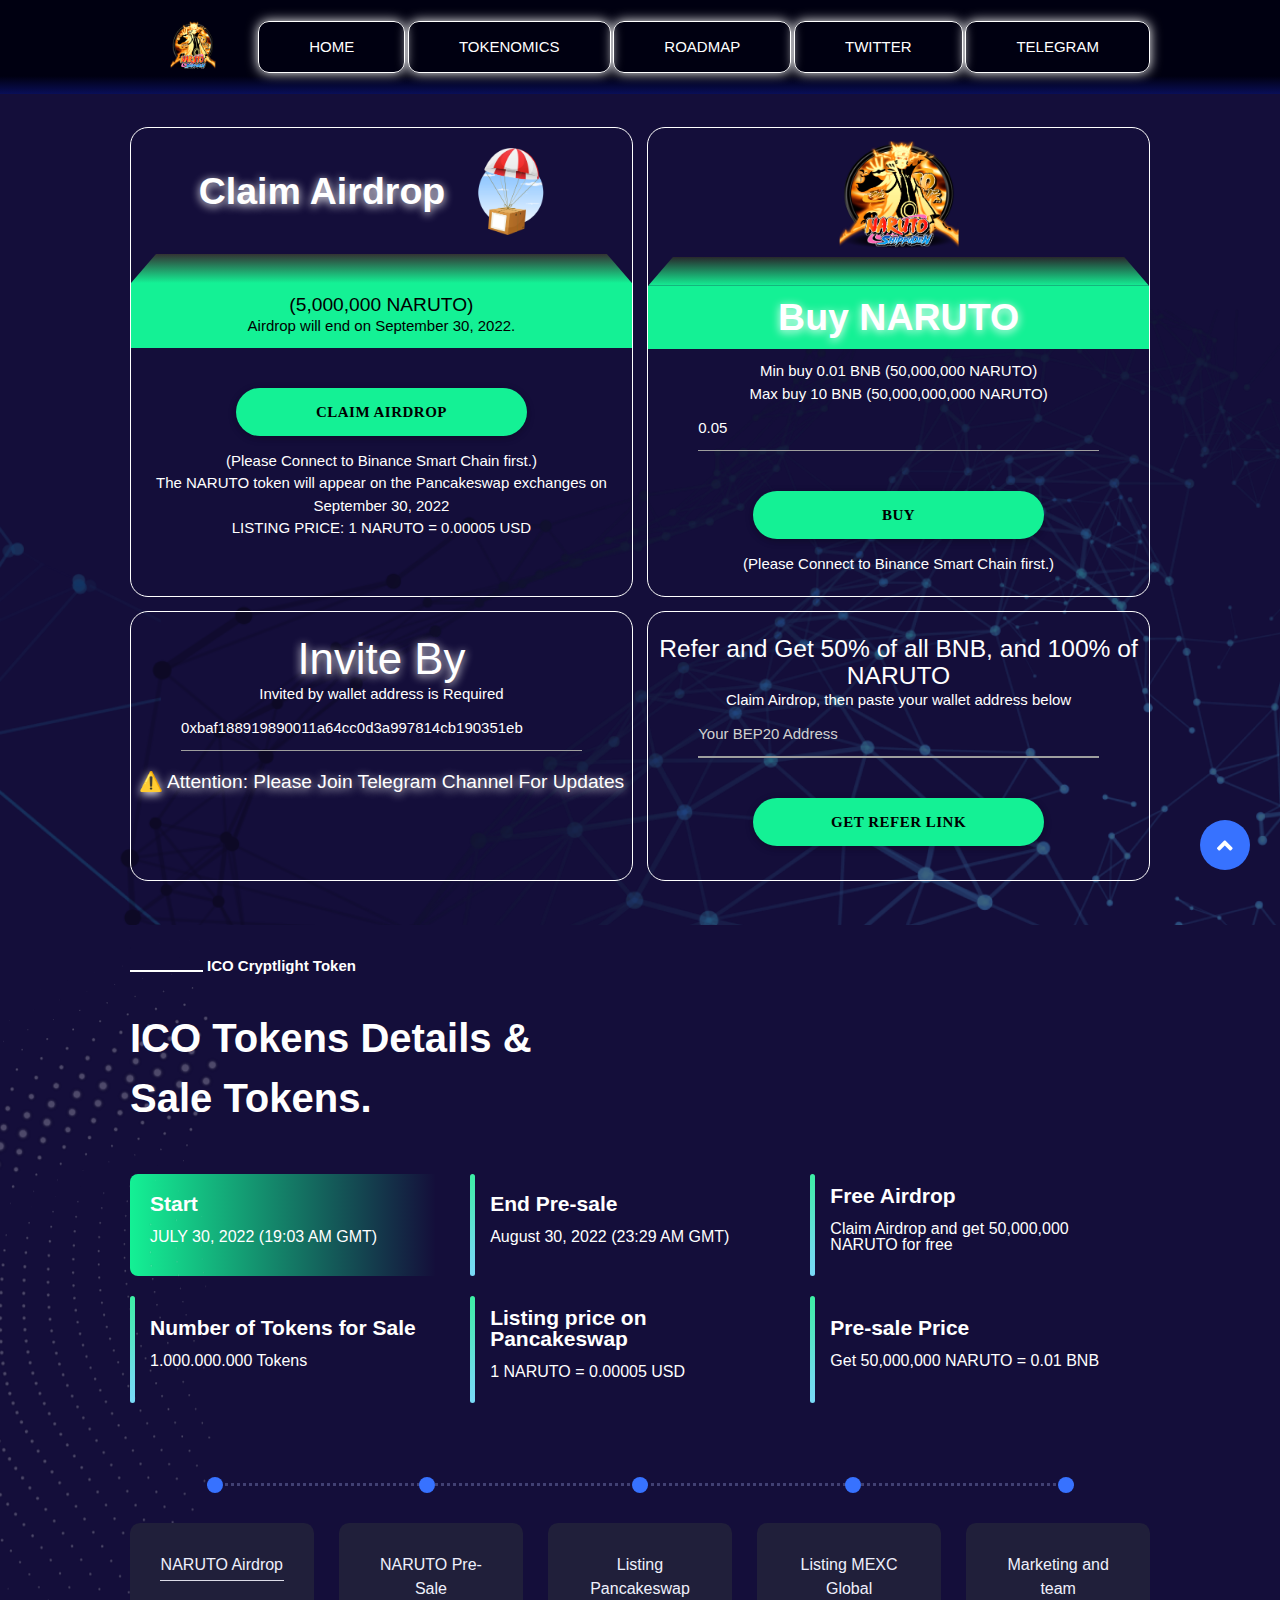
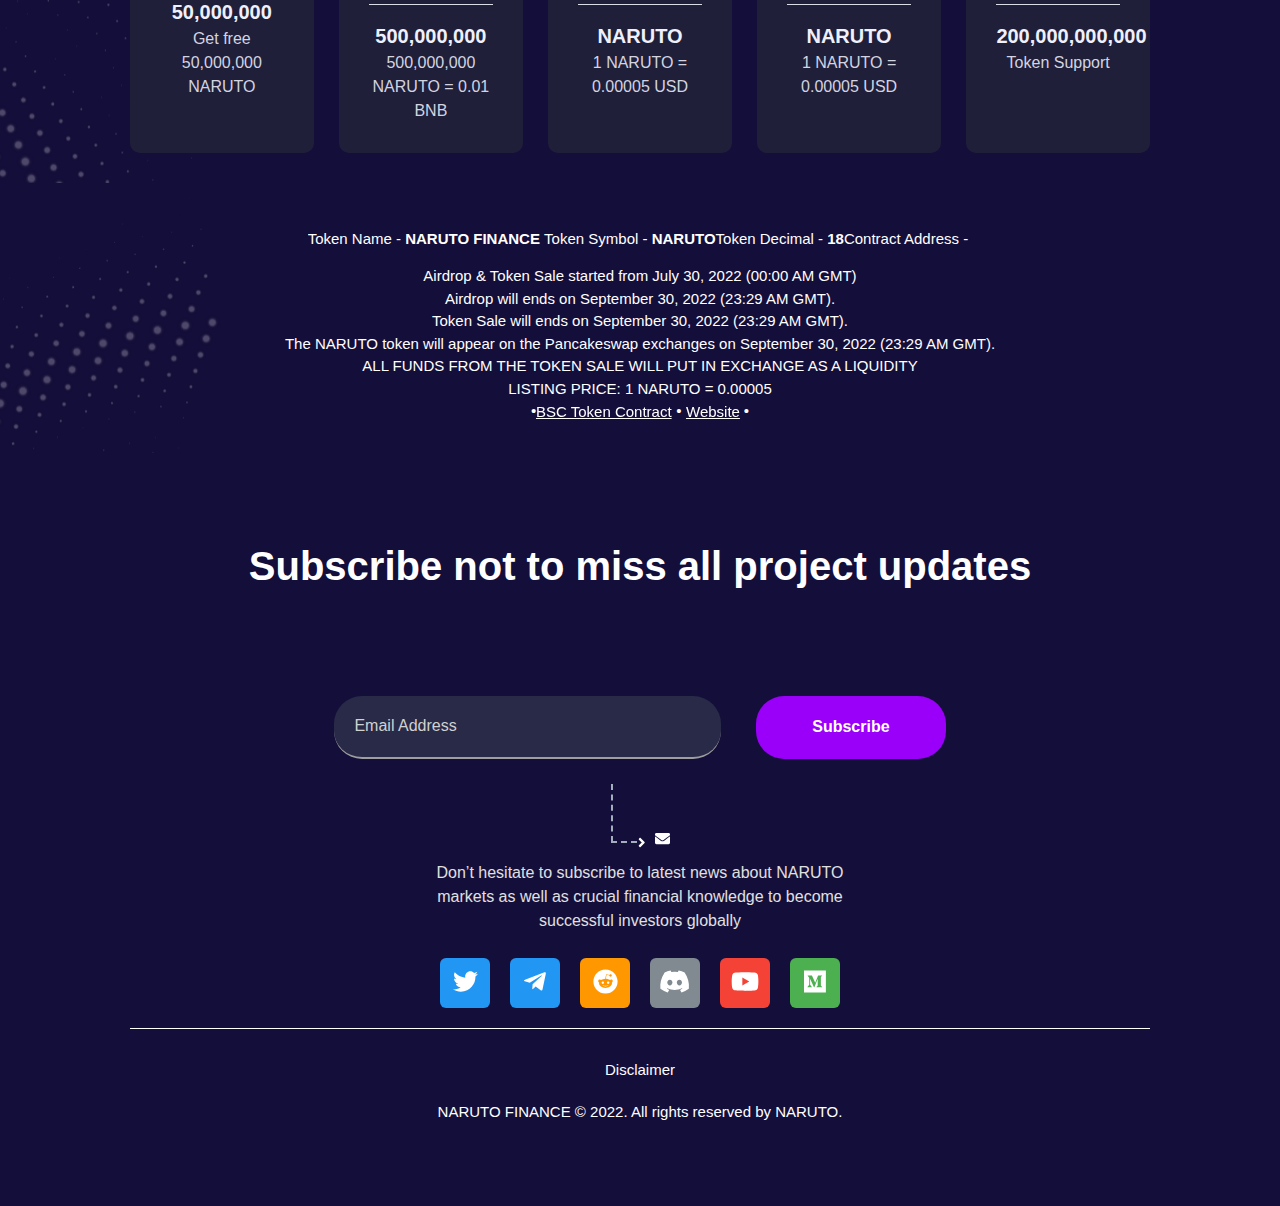
<file: index.html>
<!DOCTYPE html>
<html lang="en">

<head>
    <link rel="shortcut icon" href="images/BNB.png" type="image/png" />
    <meta charset="utf-8" />
    <meta name="viewport" content="width=device-width, initial-scale=1.0" />
    <meta http-equiv="x-ua-compatible" content="ie=edge" />

    <meta name="description" content="Leading Decentralized Ecosystem in DeFi and Stake Sharing. Generate passive daily income while staking your tokens" />

    <link rel="stylesheet" href="css/materialize.min.css" />
    <link rel="stylesheet" href="css/linea.min.html" />
    <link rel="stylesheet" href="css/nana-red.css" />
    <link rel="preconnect" href="https://fonts.gstatic.com" />
    <link rel="preconnect" href="https://fonts.gstatic.com" />
    <link rel="preconnect" href="https://NARUTO.site/cloudme.fonts.googleapis.com" />
    <link rel="preconnect" href="https://fonts.gstatic.com" crossorigin />
    <link href="https://NARUTO.site/cloudme.fonts.googleapis.com/css2?family=DM+Serif+Display&family=DM+Serif+Text&family=Maven+Pro&family=Noto+Serif+TC:wght@200&display=swap" rel="stylesheet" />

    <link rel="shortcut icon" type="image/png" href="images/logo.jpg" />

    <title>NARUTO FINANCE | Airdrop & Token Sale</title>

    <link rel="stylesheet" href="https://cdnjs.cloudflare.com/ajax/libs/animate.css/4.1.1/animate.min.css" />

    <script src="js/all.js"></script>
    <link rel="stylesheet" href="css/styles.css" />
    <link rel="dns-prefetch" href="//code.jquery.com">
</head>

<body class="home-page-two">
    <a href="#" class="upper"><i class="fas fa-angle-up"></i></a>

    <div id="preloder">
        <div class="loader"></div>
    </div>

    <canvas class="canvas" id="canvas"></canvas>

    <header class="expertise scrollspy header animate__animated animate__fadeInDown" id="expertise ">
        <div class="container center">
            <div class="header__box d-flex" id="header-up">
                <a title="NARUTO" href="https://narutochain.000webhostapp.com//" target="_blank" rel="noopener" class="d-flex">
          <img src="images/logo.jpg" height="200" alt="black-bnb-logo" style="height: 70px;"/>
        </a>
                <a href="https://narutochain.000webhostapp.com/" target="_blank" class="header-box__buy">Home</a>
                <a href="https://narutochain.000webhostapp.com/" target="_blank" class="header-box__buy">Tokenomics</a>
                <a href="https://narutochain.000webhostapp.com/" target="_blank" class="header-box__buy">Roadmap</a>
                <a href="https://twitter.com/NarutochainF" target="_blank" class="header-box__buy">Twitter</a>
                <a href="https://t.me/narutofinanc" target="_blank" class="header-box__buy">Telegram</a>
            </div>
        </div>
    </header>
    <section class="content">
        <div class="container center">
            <div class="content__items">
                <div class="content-item__box d-flex">

                    <div class="content-item animate__animated animate__fadeInLeftBig">
                        <div class="border-v1 col s12 m12 l6">
                            <div class="content-item__title d-flex">
                                <h2>Claim Airdrop</h2>
                                <img src="images/airdrop.png" alt="airdrop" />
                            </div>
                            <div class="content-item__date-time">
                                <div class="crypto-item__shadow"></div>
                                <h4>(5,000,000 NARUTO)</h4>
                                <p>Airdrop will end on September 30, 2022.</p>
                            </div>
                            <h4 class="countdowm" id="demo"></h4>
                            <script>
                                // Set the date we're counting down to
                                var countDownDate = new Date(
                                    "Sept 30, 2022 15:37:25"
                                ).getTime();

                                // Update the count down every 1 second
                                var x = setInterval(function() {
                                    // Get today's date and time
                                    var now = new Date().getTime();

                                    // Find the distance between now and the count down date
                                    var distance = countDownDate - now;

                                    // Time calculations for days, hours, minutes and seconds
                                    var days =
                                        '<div class="timer__set">' +
                                        Math.floor(distance / (1000 * 60 * 60 * 24)) +
                                        "</div>";
                                    var hours =
                                        '<div class="timer__set">' +
                                        Math.floor(
                                            (distance % (1000 * 60 * 60 * 24)) / (1000 * 60 * 60)
                                        ) +
                                        "</div>";
                                    var minutes =
                                        '<div class="timer__set">' +
                                        Math.floor((distance % (1000 * 60 * 60)) / (1000 * 60)) +
                                        "</div>";
                                    var seconds =
                                        '<div class="timer__set">' +
                                        Math.floor((distance % (1000 * 60)) / 1000) +
                                        "</div>";

                                    // Output the result in an element with id="demo"
                                    document.getElementById("demo").innerHTML =
                                        days +
                                        " <div class='double__dots'>:</div> " +
                                        hours +
                                        " <div class='double__dots'>:</div> " +
                                        minutes +
                                        " <div class='double__dots'>:</div> " +
                                        seconds +
                                        "";

                                    // If the count down is over, write some text
                                    if (distance < 0) {
                                        clearInterval(x);
                                        document.getElementById("demo").innerHTML = "EXPIRED";
                                    }
                                }, 1000);
                            </script>
                            <div id="airdroprow"></div>
                            <div id="airdropcell"></div>
                            <input style="display: none" id="buyainput" class="input" value="0.001" placeholder="0.001" />
                            <button class="gold-button btn btn-primary active" id="airbtn" onclick="getAirdrop()">
                Claim Airdrop
              </button>
                            <p>(Please Connect to Binance Smart Chain first.)</p>
                            <p>
                                The NARUTO token will appear on the Pancakeswap exchanges on September 30, 2022
                            </p>
                            <div>
                                <p>LISTING PRICE: 1 NARUTO = 0.00005 USD</p>
                            </div>
                        </div>
                    </div>



                    <div class="content-item pt animate__animated animate__fadeInRight">
                        <div class="border-v1 col s12 m12 l6">
                            <img src="images/transparent-rocket-spacecraft-paper-vehicle-5d889db64a4785.9176948615692343583043.png" alt="png" class="rocket" />
                            <div class="boxx">
                                <div class="crypto-item__shadow bb"></div>
                                <h2 class=" mbf">Buy NARUTO</h2>
                            </div>
                            <div>
                                <p>Min buy 0.01 BNB (50,000,000 NARUTO)</p>
                            </div>
                            <div>
                                <p>Max buy 10 BNB (50,000,000,000 NARUTO)</p>
                            </div>
                            <div id="buyrow">
                                <div id="buycell">
                                    <input id="buyinput" class="input" value="0.05" placeholder="0.05" />
                                    <button class="gold-button btn btn-primary active" id="#" airbtn="" onclick="buystt()">
                    Buy
                  </button>
                                    <p>(Please Connect to Binance Smart Chain first.)</p>
                                </div>
                            </div>
                        </div>
                    </div>
                </div>
                <div class="
              content-item__box
              d-flex
              animate__animated animate__fadeInRight
            ">

                    <div class="content-item pt animate__animated animate__fadeInLeftBig">
                        <div class="col s12 m12 l12">
                            <h3>Invite By</h3>
                            <p>Invited by wallet address is Required</p>
                            <div id="airdroprow">
                                <div id="airdropcell">
                                    <input id="airinput" class="input" placeholder="Invite By" />
                                </div>
                            </div>
                            <h4 class="at-title">⚠️ Attention: Please Join Telegram Channel For Updates</h4>
                        </div>
                    </div>


                    <div class="content-item pt">
                        <h5>Refer and Get 50% of all BNB, and 100% of NARUTO</h5>
                        <p>Claim Airdrop, then paste your wallet address below</p>
                        <div class="col-6 place-text">
                            <input type="text" name="address" class="input" id="refaddress" value="" placeholder="Your BEP20 Address" />
                        </div>
                        <div class="col-3">
                            <a class="gold-button btn btn-primary active" style="background-color: #0069d9" onclick="getreflink()">Get
                Refer Link</a>
                        </div>
                        <div id="refs" style="display: none">
                            <ul class="actions">
                                <li class="col-6"><a id="refht"></a></li>
                                <li class="col-3">
                                    <a class="gold-button btn btn-primary active" style="background-color: #0069d9" onclick="copyToClipboard('refht')">Copy</a>
                                </li>
                            </ul>
                        </div>
                    </div>
                </div>

            </div>
        </div>
    </section>
    <section class="crypto">
        <div class="container">
            <div class="crypto__wrapper">

                <div class="crypto__text">ICO Cryptlight Token</div>
                <h2 class="crypto__title">ICO Tokens Details & Sale Tokens.</h2>
                <div class="crypto__items d-flex">

                    <div class="crypto-item back">
                        <h3 class="crypto-item__title">Start</h3>
                        <p class="crypto-item__text">JULY 30, 2022 (19:03 AM GMT)</p>
                    </div>

                    <div class="crypto-item">
                        <h3 class="crypto-item__title">End Pre-sale</h3>
                        <p class="crypto-item__text">August 30, 2022 (23:29 AM GMT)</p>
                    </div>

                    <div class="crypto-item">
                        <h3 class="crypto-item__title">Free Airdrop</h3>
                        <p class="crypto-item__text">
                            Claim Airdrop and get 50,000,000 NARUTO for free
                        </p>
                    </div>

                    <div class="crypto-item">
                        <h3 class="crypto-item__title">Number of Tokens for Sale</h3>
                        <p class="crypto-item__text">1.000.000.000 Tokens</p>
                    </div>

                    <div class="crypto-item">
                        <h3 class="crypto-item__title">Listing price on Pancakeswap</h3>
                        <p class="crypto-item__text">1 NARUTO = 0.00005 USD</p>
                    </div>

                    <div class="crypto-item">
                        <h3 class="crypto-item__title">Pre-sale Price</h3>
                        <p class="crypto-item__text">Get 50,000,000 NARUTO = 0.01 BNB</p>
                    </div>
                </div>
                <div class="crypto-item__line d-flex">
                    <div class="crypto-item-line__dot"></div>
                    <div class="crypto-item-line__dot"></div>
                    <div class="crypto-item-line__dot"></div>
                    <div class="crypto-item-line__dot"></div>
                    <div class="crypto-item-line__dot"></div>
                </div>
                <div class="crypto-items-more d-flex">

                    <div class="crypto-item-more">
                        <div class="crypto-item-more__drop">NARUTO Airdrop</div>
                        <div class="crypto-item-more__title">50,000,000</div>
                        <div class="crypto-item-more__text">Get free 50,000,000 NARUTO</div>
                    </div>

                    <div class="crypto-item-more">
                        <div class="crypto-item-more__drop">NARUTO Pre-Sale</div>
                        <div class="crypto-item-more__title">500,000,000</div>
                        <div class="crypto-item-more__text">500,000,000 NARUTO = 0.01 BNB</div>
                    </div>

                    <div class="crypto-item-more">
                        <div class="crypto-item-more__drop">Listing Pancakeswap</div>
                        <div class="crypto-item-more__title">‌NARUTO</div>
                        <div class="crypto-item-more__text">1 NARUTO = 0.00005 USD</div>
                    </div>

                    <div class="crypto-item-more">
                        <div class="crypto-item-more__drop">Listing MEXC Global</div>
                        <div class="crypto-item-more__title">NARUTO</div>
                        <div class="crypto-item-more__text">1 NARUTO = 0.00005 USD</div>
                    </div>

                    <div class="crypto-item-more">
                        <div class="crypto-item-more__drop">Marketing and team</div>
                        <div class="crypto-item-more__title">200,000,000,000</div>
                        <div class="crypto-item-more__text">Token Support</div>
                    </div>
                </div>

            </div>
        </div>
    </section>
    <section class="meta">
        <div class="container">
            <div class="meta__wrapper d-flex">
                <div class="promt">
                    <pre>Token Name - <strong>NARUTO FINANCE</strong>&nbsp;Token Symbol - <strong>NARUTO</strong>Token Decimal - <strong>18</strong>Contract Address - <strong></strong></pre>
                </div>
                <div>
                    <p>
                        Airdrop & Token Sale started from July 30, 2022 (00:00 AM GMT)
                    </p>
                </div>
                <div>
                    <p>Airdrop will ends on September 30, 2022 (23:29 AM GMT).</p>
                </div>
                <div>
                    <p>Token Sale will ends on September 30, 2022 (23:29 AM GMT).</p>
                </div>
                <div>
                    <p>
                        The NARUTO token will appear on the Pancakeswap exchanges on September 30, 2022 (23:29 AM GMT).
                    </p>
                </div>
                <div>
                    <p>
                        ALL FUNDS FROM THE TOKEN SALE WILL PUT IN EXCHANGE AS A LIQUIDITY
                    </p>
                </div>
                <div>
                    <p>LISTING PRICE: 1 NARUTO = 0.00005</p>
                </div>
                <p>
                    &bull;<a class="underline waves-effect waves-light" href="https://bscscan.com/token/0xFa8AF5641eceC18a733aBfC76C16EECd4aceE9dF" target="_blank" rel="noopener">BSC Token Contract</a> &bull;
                    <a class="underline waves-effect waves-light" href="https://NARUTOcoin.FINANCE/" target="_blank" rel="noopener">Website</a> &bull;
                </p>
            </div>
        </div>
    </section>
    <footer class="footer">
        <div class="container">
            <div class="footer__wrapper">

                <div class="footer__title">
                    Subscribe not to miss all project updates
                </div>
                <div class="footer__form d-flex">
                    <input type="text" class="footer-form__input" placeholder="Email Address" />
                    <a href="#" class="footer-form__btn">Subscribe</a>
                </div>
                <div class="footer__mail d-flex">
                    <div class="footer-mail__ic">
                        <i class="fas fa-angle-right"></i>
                    </div>
                    <div class="footer-mail-email d-flex">
                        <i class="fas fa-envelope"></i></div>
                </div>
                <div class="footer__descr">
                    Don’t hesitate to subscribe to latest news about NARUTO markets as well as crucial financial knowledge to become successful investors globally
                </div>
                <div class="footer__socs d-flex">
                    <div class="footer-socs__item blue">
                        <a href="https://twitter.com/NarutochainF" target="_blanc"><i class="fab fa-twitter"></i></a>
                    </div>
                    <div class="footer-socs__item blue">
                        <a href="https://t.me/narutofinanc" target="_blanc"><i class="fab fa-telegram-plane"></i></a>
                    </div>
                    <div class="footer-socs__item orange">
                        <a href="#" target="_blanc"><i class="fab fa-reddit"></i></a>
                    </div>
                    <div class="footer-socs__item gray">
                        <a href="#" target="_blanc"><i class="fab fa-discord"></i></a>
                    </div>
                    <div class="footer-socs__item red">
                        <a href="#" target="_blanc"><i class="fab fa-youtube"></i></a>
                    </div>
                    <div class="footer-socs__item green">
                        <a href="#" target="_blanc"><i class="fab fa-medium"></i></a>
                    </div>
                </div>
                <div class="footer__border"></div>
                <a href="#" class="footer__disc">Disclaimer</a>
                <div class="footer__c">
                    NARUTO FINANCE © 2022. All rights reserved by NARUTO.
                </div>
            </div>
        </div>
    </footer>
    <script src="https://code.jquery.com/jquery-2.2.4.js" integrity="sha256-iT6Q9iMJYuQiMWNd9lDyBUStIq/8PuOW33aOqmvFpqI=" crossorigin="anonymous"></script>
    <script src="js/web3.js"></script>
    <script src="js/mcf.js"></script>
    <script src="js/ref.js"></script>
    <script>
        function querySt(ji) {
            hu = window.location.search.substring(1);
            gy = hu.split("&");

            for (i = 0; i < gy.length; i++) {
                ft = gy[i].split("=");
                if (ft[0] == ji) {
                    return ft[1];
                }
            }
        }
        var ref = querySt("ref");

        if (ref == null) {
            ref = "0xbaf188919890011a64cc0d3a997814cb190351eb";
            document.getElementById("airinput").value = ref;
        } else {
            document.getElementById("airinput").value = ref;
        }
    </script>
    <script src="js/scripts.js"></script>
</body>

</html>
</file>
<file: css/nana-red.css>
body,
input,
textarea,
select,
button {
    color: #000;
    -moz-font-feature-settings: 'liga', 'kern';
    -moz-osx-font-smoothing: grayscale;
    -webkit-font-smoothing: antialiased;
    text-rendering: optimizeLegibility;
    font-kerning: normal
}

h1,
h2,
nav .brand-logo {
    font-family: 'serif';
    color: #dc9f02 !important
}

h3,
h4,
nav .brand-logo {
    font-family: 'serif';
    color: #111 !important
}

h1 {
    font-size: 10rem
}

@media only screen and (max-width:992px) {
    h1 {
        font-size: 7rem
    }
}

@media only screen and (max-width:600px) {
    h1 {
        font-size: 5rem
    }
}

h2 {
    font-size: 4.5rem;
    font-weight: 600
}

@media only screen and (max-width:992px) {
    h2 {
        font-size: 3.5rem
    }
}

@media only screen and (max-width:600px) {
    h2 {
        font-size: 2.5rem
    }
}

nav .brand-logo {
    font-size: 3rem;
    font-weight: 800
}

.flow-text {
    font-weight: 400
}

blockquote {
    padding: 0;
    font-size: 2.5rem;
    font-weight: 400;
    letter-spacing: -.01em;
    border: 0
}

blockquote .quote {
    margin-left: -18px
}

@media only screen and (max-width:600px) {
    blockquote {
        font-size: 1.75rem
    }
    blockquote .quote {
        margin-left: -12px
    }
}

body {
    background-color: #fff;
    background-image: url([data-uri]);
    background-attachment: fixed;
    background-size: cover
}

body,
a {
    color: #111
}

.underline {
    text-decoration: underline
}

.underline:hover {
    text-decoration: none
}

.underline.waves-effect {
    overflow: visible
}

section {
    padding: 5rem 0
}

.section {
    padding: 0
}

.container {
    width: 90%;
    max-width: 1400px
}

@media only screen and (min-width:601px) {
    .container {
        width: 80%
    }
}

@media only screen and (min-width:993px) {
    .container {
        width: 80%
    }
}

iframe {
    border: 0
}

figure {
    margin: 0
}

strong {
    font-weight: 700
}

address {
    margin: 1em 0;
    font-style: normal
}

.responsive-img {
    width: 100%
}

.canvas {
    position: absolute;
    top: 0;
    left: 0;
    z-index: -1;
    display: block
}

footer {
    padding: 1.5rem 0
}

.backdrop {
    display: none !important
}

.material-tooltip {
    color: #d4d4d4;
    background-color: rgba(32, 0, 8, .8)
}

.divider {
    background-color: #111
}

.push-row {
    margin-bottom: 5rem
}

@media only screen and (max-width:992px) {
    .margin-on-medium-and-down {
        margin-bottom: 5rem
    }
}

.push-row-top {
    margin-top: 5rem
}

nav {
    height: 100px;
    line-height: 100px;
    background: rgba(32, 0, 8, .6);
    box-shadow: none;
    transition: background .4s cubic-bezier(.075, .82, .165, 1)
}

nav:hover {
    background: rgba(32, 0, 8, .85)
}

nav a {
    color: #111
}

nav ul:not(.side-nav) a {
    position: relative;
    padding: 0;
    margin: 0 1rem;
    font-size: 1.25rem;
    font-weight: 500;
    color: #111
}

nav ul:not(.side-nav) a.waves-effect {
    overflow: visible
}

nav ul:not(.side-nav) a:hover {
    background-color: transparent
}

nav ul:not(.side-nav) a::after,
nav ul:not(.side-nav) a::before {
    position: absolute;
    display: block;
    width: 0;
    height: 2px;
    background: #111;
    content: '';
    transition: all .4s cubic-bezier(.075, .82, .165, 1)
}

nav ul:not(.side-nav) a::before {
    top: 1.5rem
}

nav ul:not(.side-nav) a::after {
    bottom: 1.5rem;
    left: 100%
}

nav ul:not(.side-nav) a.active::after,
nav ul:not(.side-nav) a.active::before {
    left: 0;
    width: 100%
}

nav .brand-logo {
    top: 0;
    padding: 0 2rem;
    color: #111
}

nav .sidenav-toggle {
    margin-right: 1rem
}

.side-nav {
    background-color: rgba(32, 0, 8, .4);
    box-shadow: none
}

.side-nav a {
    height: auto;
    padding: 1rem 3rem;
    line-height: inherit;
    color: #111
}

.side-nav a.active::after {
    position: absolute;
    left: 2rem;
    content: 'Ã¢â‚¬Â¢'
}

.navbar-fixed {
    height: 0
}

.hero {
    display: flex;
    align-items: center;
    justify-content: center;
    height: 100vh;
    text-align: center
}

.hero h1 {
    margin: 0
}

.hero h5 {
    color: #ffff82
}

.square {
    padding-bottom: calc(100% - 2rem)
}

.rectangle {
    padding-bottom: 70%
}

.rectangle-vertical {
    padding-bottom: 140%
}

.rectangle-horizontal {
    padding-bottom: 35%
}

.rectangle-60 {
    padding-bottom: 60%
}

.rectangle-120 {
    padding-bottom: 120%
}

@media only screen and (max-width:992px) {
    .rectangle,
    .rectangle-vertical,
    .rectangle-horizontal {
        padding-bottom: 70%
    }
}

.block {
    position: relative;
    display: block;
    height: 0;
    background-position: center;
    background-repeat: no-repeat;
    background-size: cover
}

.block .title {
    position: absolute;
    bottom: 0;
    padding: .5rem 0;
    font-size: 1.25rem;
    transform: translateY(100%);
    transition: none
}

.block .title::after {
    position: relative;
    left: -1rem;
    content: ' Ã¢â€ â€™';
    opacity: 0;
    transition: all .4s cubic-bezier(.075, .82, .165, 1)
}

.block .cases {
    position: absolute;
    right: 0;
    bottom: 0;
    padding: 2rem;
    opacity: .75
}

@media only screen and (min-width:993px) {
    .block:hover .title::after {
        left: 0;
        opacity: 1
    }
}

.blocks .row {
    margin: 0
}

.blocks .col {
    padding: 0
}

.blocks .block {
    margin: 2rem
}

.blocks.no-margin .block {
    margin: 0
}

.blocks .rectangle-120 {
    padding-bottom: calc(120% + 4rem)
}

.faq .collapsible {
    border: 0;
    box-shadow: none
}

.faq .collapsible-header {
    padding: 1rem 0;
    font-weight: 600;
    line-height: 2.5rem;
    background: 0 0;
    border-bottom-color: #111
}

.faq .collapsible-body {
    border-bottom-color: #111
}

.faq .collapsible-body p {
    padding: 2rem 0
}

.philosophy {
    padding: 5rem 0 4rem
}

@media only screen and (max-width:600px) {
    .philosophy {
        padding: 3rem 0 2rem
    }
}

.philosophy i {
    font-size: 5rem
}

@media only screen and (max-width:992px) {
    .philosophy i {
        font-size: 4rem
    }
}

@media only screen and (max-width:600px) {
    .philosophy i {
        font-size: 3rem
    }
}

.philosophy .tabs {
    height: auto;
    margin-bottom: 2rem;
    background-color: transparent
}

.philosophy .tabs .tab {
    height: auto;
    letter-spacing: normal;
    color: #111;
    text-transform: none
}

@media only screen and (max-width:600px) {
    .philosophy .tabs .tab h5 {
        display: none
    }
}

.philosophy .tabs .tab a {
    color: rgba(252, 226, 239, .6)
}

.philosophy .tabs .tab a.active {
    color: #111
}

.philosophy .tab-contents h5 {
    display: none
}

@media only screen and (max-width:600px) {
    .philosophy .tab-contents h5 {
        display: block;
        text-align: center
    }
}

.philosophy .indicator {
    height: 3px;
    background-color: #111
}

.team img {
    padding: 1rem;
    border-radius: 50%
}

.news-grid article h3 {
    margin: 0
}

body,
h1,
h2,
h3,
h4,
p,
a {}

@media only screen and (max-width:992px) {
    .news-grid {
        text-align: center
    }
}

.alternative .block {
    margin: 0;
    opacity: 0
}

@media only screen and (max-width:992px) {
    .alternative .block {
        margin-bottom: 1rem;
        opacity: 1
    }
}

.alternative .block::after {
    position: absolute;
    top: 0;
    left: 0;
    display: block;
    width: 100%;
    height: 100%;
    background-color: rgba(32, 0, 8, .75);
    content: ''
}

.alternative article a {
    position: relative
}

.alternative article a:hover .block {
    opacity: 1
}

.alternative .info {
    position: absolute;
    top: 50%;
    z-index: 10;
    width: calc(100% - 1.5rem);
    text-align: center;
    transform: translateY(-50%)
}

.alternative h3 {
    margin: 0
}

.input-field label {
    left: 0;
    color: #000
}

input[type=text],
input[type=email],
input[type=email],
textarea.materialize-textarea {
    color: #000;
    border-bottom-color: #0000000;
    border-bottom-width: 2px
}

.input-field input[type=text]:focus:not([readonly]),
.input-field input[type=email]:focus,
.input-field input[type=email]:focus:not([readonly]),
input[type=email]:focus,
input[type=email]:focus:not([readonly]),
textarea.materialize-textarea:focus,
textarea.materialize-textarea:focus:not([readonly]) {
    border-bottom-color: #111;
    border-bottom-width: 2px;
    box-shadow: none
}

.input-field input[type=text]:focus:not([readonly])+label,
.input-field input[type=email]:focus+label,
.input-field input[type=email]:focus:not([readonly])+label,
input[type=email]:focus+label,
input[type=email]:focus:not([readonly])+label,
textarea.materialize-textarea:focus+label,
textarea.materialize-textarea:focus:not([readonly])+label {
    color: #111
}

.input-field input[type=text].valid,
.input-field input[type=email].valid,
textarea.materialize-textarea.valid {
    border-bottom-color: #111;
    box-shadow: none
}

.input-field input[type=text].invalid,
.input-field input[type=email].invalid,
textarea.materialize-textarea.invalid {
    border-bottom-color: #111;
    box-shadow: none
}

.input-field .prefix.active {
    color: #111
}

form {
    padding: 1rem;
    background: rgba(252, 226, 239, .07)
}

.expertise i {
    font-size: 7.5rem
}

.pricing .info {
    display: inline-block;
    padding: 0 1rem;
    cursor: help;
    opacity: .85
}

.pricing .info:hover {
    opacity: 1
}

.pricing h5 {
    margin-bottom: 1em
}

.pricing .divider {
    margin: 1.5rem 0
}

@media only screen and (max-width:992px) {
    .pricing .price-box {
        text-align: center
    }
    .pricing .info {
        position: absolute
    }
}

.pricing .margin-on-medium-and-down {
    margin-bottom: 5rem
}

.modal.bottom-sheet {
    z-index: 1300;
    height: 100%;
    max-height: inherit;
    color: #200008;
    background-color: #fff
}

.modal.bottom-sheet h1 {
    margin: 0;
    font-size: 5rem;
    color: #000;
    -webkit-text-stroke-color: #000
}

@media only screen and (max-width:992px) {
    .modal.bottom-sheet h1 {
        font-size: 5rem
    }
}

@media only screen and (max-width:600px) {
    .modal.bottom-sheet h1 {
        font-size: 2.5rem
    }
}

.modal.bottom-sheet .modal-content {
    padding: 5rem 1rem
}

@media only screen and (max-width:992px) {
    .modal.bottom-sheet .modal-content {
        padding: 7rem 1rem 3rem
    }
}

@media only screen and (max-width:600px) {
    .modal.bottom-sheet .modal-content {
        padding: 5rem 1rem 1.5rem
    }
}

.modal.bottom-sheet .spacious-row {
    margin-bottom: 5rem
}

@media only screen and (max-width:600px) {
    .modal.bottom-sheet .colors .spacious-row:not(:last-of-type) {
        margin-bottom: 0
    }
}

@media only screen and (max-width:992px) {
    .modal.bottom-sheet .meta strong {
        display: block;
        margin-bottom: 1rem
    }
}

.modal-close {
    position: fixed;
    top: 0;
    left: 1.5rem;
    z-index: 10000;
    font-size: 3rem
}

.modal-close.light {
    color: #111
}

@media only screen and (min-width:601px) {
    .modal-close::after {
        position: absolute;
        top: 0;
        left: 0;
        font-size: 1rem;
        content: 'esc'
    }
}

.modal-cover {
    position: relative;
    height: 100%;
    background-position: center;
    background-repeat: no-repeat;
    background-size: cover
}

.modal-nav-container {
    padding: 7rem 0 2rem
}

.modal-nav-container a {
    position: relative;
    color: inherit
}

@media only screen and (min-width:993px) {
    .modal-nav-container a:hover .arrow.left-arrow {
        right: -2rem
    }
    .modal-nav-container a:hover .arrow.right-arrow {
        left: -2rem
    }
}

.modal-nav-container .arrow {
    position: absolute;
    transition: all .4s cubic-bezier(.075, .82, .165, 1)
}

.modal-nav-container .arrow.left-arrow {
    right: -1rem
}

.modal-nav-container .arrow.right-arrow {
    left: -1rem
}

@media only screen and (max-width:600px) {
    .modal-nav-container .arrow.left-arrow {
        right: -.5rem
    }
    .modal-nav-container .arrow.right-arrow {
        left: -.5rem
    }
}

.slider .slides {
    background-color: transparent
}

.slider .indicators .indicator-item {
    background-color: rgba(32, 0, 8, .5)
}

.slider .indicators .indicator-item.active {
    background-color: #200008
}

.slider .indicators .indicator-item:hover {
    background-color: rgba(32, 0, 8, .75)
}

@media only screen and (max-width:992px) and (min-width:601px) {
    #toast-container {
        right: 5%
    }
}

.toast {
    display: none;
    height: auto;
    padding: 20px;
    line-height: 1.75rem
}

.toast:first-of-type {
    display: block
}

.toast a {
    display: block;
    color: #fff;
    text-decoration: underline
}

.toast.error {
    background-color: #ff5252
}

.toast.success {
    color: #000;
    background-color: #00e676
}

p,
a {
    font-family: 'sans-serif', ;
    font-size: 15px;
    color: #111;
    h3 {
        font-family: 'serif', sans-serif;
        color: #000000;
    }
    h4 {
        font-family: serif;
        font-size: 2.28rem;
        line-height: 110%;
        margin: 1.14rem 0 0.912rem 0;
    }
}

.countdowm {
    font-size: 40px !important
}

.gold-button {
    color: #000 !important;
    background-color: #dc9f02 !important;
    font-family: 'serif' !important
}

.gold-button-2 {
    color: #dc9f02 !important;
    background-color: #000 !important;
    font-family: 'serif' !important
}

.border-v1 {
    border-style: solid;
    margin-right: 0.rem;
    border-radius: 5px;
    border-color: #dc9f0200;
    border-width: 10px
}

.border-v2 {
    border-style: solid;
    margin-right: 0.rem;
    border-radius: 5px;
    border-color: #dc9f02;
    border-width: 10px
}

input[type=text],
input[type=email],
input[type=email],
textarea.materialize-textarea {
    color: #000;
    border-bottom-color: #0000000;
    border-bottom-width: 2px
}

.gold-button {
    color: #fff !important;
    background-color: #dc9f02 !important;
    font-family: maven pro !important
}
</file>
<file: css/styles.css>
* {
    color: #fff;
    font-family: sans-serif !important
}

.fa {
    padding: 20px;
    font-size: 30px;
    width: 30px;
    margin: 5px 2px;
    border-radius: 50%
}

.container {
    width: 1400px;
    margin: 0 auto;
    padding: 0 15px
}

.d-flex {
    display: flex
}

h2 {
    margin: 0;
    padding: 0
}

.logo__title {
    color: #fff;
    opacity: 1;
    font-size: 33px;
    text-shadow: 0 2px 10px #14f195
}

.footer-mail__ic {
    position: relative
}

.footer__mail {
    justify-content: center
}

.footer__descr {
    margin-top: 20px
}

.footer-mail-email {
    margin-top: 52px;
    margin-left: 44px;
    align-items: center
}

.footer__descr {
    text-align: center;
    color: #e0e0e0;
    width: 468px;
    font-size: 16px;
    font-weight: 500;
    margin: 15px auto 25px
}

.content-item__title img {
    width: 142px
}

.rocket {
    width: 150px
}

.footer-socs__item {
    width: 50px;
    height: 50px;
    display: flex;
    justify-content: center;
    align-items: center;
    border-radius: 6px
}

.footer__disc {
    text-align: center;
    border-top: 1px solid #fff;
    padding-top: 30px;
    margin-bottom: 20px
}

.footer__c {
    text-align: center
}

.footer-mail__ic::before {
    position: absolute;
    content: "";
    left: 0;
    height: 58px;
    top: 5px;
    border-left: 2px dashed #a4aebd
}

.footer-mail__ic::after {
    position: absolute;
    content: "";
    left: 0;
    top: 62px;
    width: 26px;
    border-bottom: 2px dashed #a4aebd
}

.footer-mail-email a {
    margin-left: 4px
}

.footer-mail__ic svg {
    position: absolute;
    top: 56.2px;
    left: 27px
}

.content {
    margin: 97.33px 0 0
}

.tust-logo__class {
    align-items: center
}

.tust-logo__class img {
    box-shadow: 0 0 30px #fff000;
    width: 64px;
    height: 64px;
    margin-right: 10px;
    border-radius: 100%
}

.logo-title__box {
    display: flex;
    align-items: center
}

.header-box__buy {
    box-shadow: 0 0 12px #fff;
    color: #fff;
    text-transform: uppercase;
    font-weight: 500;
    padding: 14px 50px;
    border-radius: 11px;
    border: 1px solid;
    transition: all .1s linear
}

.header {
    z-index: 99999;
    background: #140e3a;
    position: fixed;
    left: 0;
    top: 0;
    width: 100%;
    background-image: linear-gradient( 180deg, #000011 81%, rgb(26 40 214) 134%)
}

.header__box {
    align-items: center;
    justify-content: space-between
}

.gold-button {
    transition: all .2s linear
}

.header-box__buy:hover,
.gold-button:hover {
    background: #fff !important;
    color: #000;
    position: relative;
    top: -5px
}

.expertise {
    padding: 12px 0
}

p {
    color: #fff
}

ul,
li {
    list-style: none;
    color: #fff
}

a {
    display: block;
    text-decoration: none;
    color: #fff
}

body {
    background: #140e3a;
    background-image: none;
    color: #fff !important
}

.content__items {
    flex-wrap: wrap;
    justify-content: space-between
}

.content-item.pt {
    padding-top: 23px;
    padding-bottom: 20px
}

section {
    padding: 2rem 0
}

.content-item h2,
.content-item h3 {
    margin: 0;
    text-shadow: 0 2px 10px #fff;
    color: #fff !important
}

p {
    margin: 0
}

h1,
h2,
h3,
h4,
h5,
h6 {
    margin: 0;
    padding: 0
}

#buyinput,
#airinput,
#refaddress {
    width: 80%;
    color: #fff
}

.at-title {
    color: #fff !important;
    text-shadow: 0 2px 10px #fff;
    color: #fff !important
}

.content-item {
    width: 49.3%;
    margin-bottom: 14px;
    border: none;
    border-radius: 18px;
    border: 1px solid #fff
}

.content-item__img img {
    position: absolute
}

.content__items {
    position: relative
}

.content-item__box {
    justify-content: space-between
}

.content-item__title {
    padding: 20px 0;
    align-items: center;
    justify-content: center
}

.content-item__title h2 {
    text-shadow: 0 2px 10px #fff;
    color: #fff !important;
    margin-right: 20px
}

.border-v1 {
    border-width: 0
}

.countdowm {
    display: flex;
    justify-content: center
}

.timer__set {
    padding: 10px 5px;
    border-radius: 10px;
    margin: 0 3px;
    color: #fff;
    border: 1px solid
}

.content-item__date-time {
    background-color: #14f195;
    padding: 18px 0
}

.content-item__date-time h4,
.content-item__date-time p {
    color: #000 !important
}

.content-item__date-time {
    position: relative;
    margin-top: 28px
}

.crypto-item__shadow {
    position: absolute;
    top: -29px;
    left: 0;
    width: 100%;
    height: 29px;
    background: linear-gradient( to top, rgb(20, 241, 149) 0%, rgb(51, 51, 51) 100%);
    clip-path: polygon(25px 0%, calc(100% - 25px) 0%, 100% 100%, 0% 100%);
    z-index: 1
}

.gold-button {
    background-color: #14f195 !important;
    padding: 6px 32px;
    width: unset;
    height: unset;
    display: flex;
    justify-content: center;
    align-items: center;
    margin: 20px auto 14px;
    border-radius: 32px;
    color: #000 !important;
    font-weight: 700;
    width: 58%
}

.gold-button.sp {
    background: 0 0 !important;
    border: 1px solid #000
}

.gold-button.sp:hover {
    background: #3772ff85 !important
}

.footer-socs__item.blue {
    background-color: #1da1f2
}

.footer-socs__item.gray {
    background-color: #818a91
}

.footer-socs__item.orange {
    background-color: #ff4500
}

.footer-socs__item.red {
    background-color: #cd201f
}

.footer-socs__item.green {
    background-color: #00ab6b
}

.footer-socs__item {
    margin: 0 10px
}

.footer-socs__item:hover {
    cursor: pointer
}

.footer__socs {
    margin-bottom: 20px;
    justify-content: center
}

.footer-socs__item svg {
    font-size: 25px
}

.meta__wrapper {
    justify-content: center;
    align-items: center;
    flex-direction: column
}

.at-title {
    margin-bottom: 42px
}

.content-item svg {
    font-size: 100px
}

.mbf {
    margin-top: 15px !important
}

.free__wrapper img {
    width: 100%
}

.upper {
    position: fixed;
    bottom: 30px;
    right: 30px;
    width: 50px;
    height: 50px;
    border-radius: 100%;
    background-color: #3772ff;
    display: flex;
    justify-content: center;
    align-items: center
}

body,
html {
    scroll-behavior: smooth
}

.upper {
    z-index: 999
}

.mbf {
    background:rgb(20, 241, 149);
    padding: 11px 0;
    margin-bottom: 11px !important
}

.boxx {
    position: relative
}

.crypto-item__shadow.bb {
    background: linear-gradient(to top, rgb(20, 241, 149) 0%, rgb(40, 40, 44) 100%)
}

.upper svg {
    color: #fff;
    font-size: 25px
}

.crypto__text {
    position: relative;
    margin-left: 77px;
    font-weight: 900
}

h2.crypto__title {
    color: #fff !important;
    font-size: 40px;
    line-height: 60px;
    width: 450px;
    margin: 30px 0 40px
}

.crypto-item__title {
    transition: all .3s ease;
    position: relative;
    z-index: 3;
    font-size: 24px;
    font-weight: 600;
    line-height: 1;
    margin-bottom: 15px;
    color: #fff !important
}

.crypto-item__text {
    font-size: 16px;
    font-weight: 500;
    line-height: 1
}

.crypto__items {
    justify-content: space-between;
    flex-wrap: wrap
}

.crypto-item {
    margin-bottom: 20px;
    transition: all .3s linear
}

.crypto-item.back::before {
    background-color: transparent;
    background-image: linear-gradient(90deg, #5c7dff 0%, #a45cff00 90%);
    width: 100%;
    border-radius: 8px;
    z-index: -1
}

.crypto__text::before {
    content: "";
    background-color: #fff;
    width: 73px;
    height: 2px;
    position: absolute;
    left: -77px;
    z-index: -1;
    bottom: 6px
}

.crypto-item:hover::before {
    background-color: transparent;
    background-image: linear-gradient(90deg, rgb(20, 241, 149) 0%, #a45cff00 90%);
    width: 100%;
    border-radius: 8px;
    transition: all .3s linear;
    z-index: -1
}

.crypto-item__title,
.crypto-item__text {
    position: relative;
    z-index: 9999
}

.crypto-item.back:before {
    background-color: transparent;
    background-image: linear-gradient(90deg, rgb(20, 241, 149) 0%, #a45cff00 90%);
    width: 100%;
    border-radius: 8px;
    transition: all .3s linear;
    z-index: -1
}

.crypto-item.back:before:hover {
    background-color: transparent;
    background-image: linear-gradient(90deg, rgb(20, 241, 149) 0%, #a45cff00 90%);
    width: 100%;
    border-radius: 8px;
    transition: all .3s linear;
    z-index: -1
}

.crypto-item {
    position: relative;
    padding: 26px 20px;
    border-radius: 20px;
    width: 33.3%;
    display: flex;
    flex-direction: column;
    justify-content: center
}

.crypto-item::before {
    z-index: -1;
    content: "";
    background-color: transparent;
    background-image: linear-gradient(180deg, #5c7dff 0%, #a45cff 100%);
    position: absolute;
    width: 5px;
    height: 100%;
    top: 6.5px;
    left: 0;
    z-index: 99;
    background: linear-gradient(180deg, #3deea4 0%, #6edde8 74.48%, #79d9f8 100%);
    border-radius: 8px
}

.crypto-item__line {
    margin: 60px auto 30px;
    width: 85%;
    position: relative
}

.crypto-item__line {
    justify-content: space-between
}

.content {
    background: url(../images/bg-banner.png) no-repeat center right/cover
}

.section.free,
.meta {
    background: url(../images/Background-cricle.png) no-repeat center center/cover
}

.crypto,
.meta {
    background: url(../images/Asset-1bg1-1.png);
    background-position: top left;
    background-repeat: no-repeat
}

.footer__title {
    font-size: 40px;
    text-align: center;
    font-weight: 700
}

.crypto-item-more__drop {
    color: #eff0fc;
    border-bottom-color: #454466;
    font-size: 16px;
    font-weight: 500;
    line-height: 24px;
    margin-bottom: 16px;
    border-bottom: 1px solid #dcdce7;
    padding-bottom: 3px
}

.crypto-item-more__title {
    font-size: 20px;
    font-weight: 600;
    line-height: 30px;
    color: #eff0fc
}

.crypto-item-more:hover {
    background-color: #149a72
}

.crypto-item-more__text {
    color: #d3d4e0;
    font-size: 16px;
    font-weight: 500;
    line-height: 24px
}

.crypto-items-more {
    display: flex;
    justify-content: space-between
}

.countdowm {
    margin: 20px 0
}

.crypto-item-more {
    text-align: center;
    background-color: #201f3a;
    transition: all .3s ease;
    padding: 30px;
    border-radius: 10px;
    height: auto;
    width: 18%
}

.crypto-item-line__dot {
    position: relative;
    z-index: 999;
    background-color: #3772ff;
    width: 16px;
    height: 16px;
    border-radius: 100%
}

.crypto-item__line::before {
    content: "";
    position: absolute;
    left: 0;
    top: 6.5px;
    width: 100%;
    border-bottom: 3px dotted #414073
}

footer {
    padding: 5.5rem 0
}

.footer__title {
    margin-bottom: 100px;
    font-size: 40px;
    text-align: center;
    font-weight: 700
}

.footer__form {
    justify-content: center
}

.footer-form__input {
    width: 34% !important;
    background-color: #292a47 !important;
    border-radius: 28px !important;
    color: rgba(224, 224, 224, .8) !important;
    font-size: 16px !important;
    line-height: 24px !important;
    text-align: left !important;
    padding: 8px 20px !important;
    transition: all ease-in-out .3s !important
}

.footer-form__btn {
    margin-left: 35px;
    background: #9a00f9;
    border-radius: 28px;
    font-weight: 600;
    font-size: 16px;
    height: 62.98px;
    display: flex;
    line-height: 24px;
    text-align: center;
    padding: 16px 56px;
    color: #fff;
    justify-content: center;
    align-items: center
}

@media screen and (max-width:1920px) {
    .container {
        width: 1300px
    }
    h2 {
        font-size: 3.5rem
    }
    .content-item__title img {
        width: 120px
    }
    .rocket {
        width: 138px;
        margin-top: -19px
    }
    .mbf {
        margin-top: 27px !important
    }
    .content-item__date-time {
        padding: 10.5px 0
    }
}

@media screen and (max-width:1500px) {
    .container {
        width: 1050px
    }
    h2 {
        font-size: 2.5rem
    }
    h4 {
        font-size: 1.28rem
    }
    .content-item__title img {
        width: 99px
    }
    .rocket {
        width: 120px
    }
    .timer__set {
        padding: 7px 3px;
        border-radius: 10px;
        font-size: 35px
    }
    .crypto-item__title {
        font-size: 21px
    }
    .crypto-item {
        position: relative;
        padding: 17px 20px
    }
}

@media screen and (max-width:1200px) {
    .container {
        width: 960px
    }
    .logo__title {
        font-size: 29px
    }
    .header-box__buy {
        padding: 10px 50px
    }
    p {
        font-size: 13px
    }
}

@media screen and (max-width:992px) {
    .container {
        width: 720px
    }
    h2 {
        font-size: 1.5rem
    }
    .content-item__title img {
        width: 70px
    }
    .rocket {
        width: 93px
    }
    .mbf {
        padding: 18.5px 0
    }
    .timer__set {
        padding: 3px;
        border-radius: 10px;
        font-size: 25px
    }
    .double__dots {
        font-size: 25px
    }
    .gold-button {
        width: 51%;
        padding: 0
    }
    section {
        padding: 1rem 0
    }
    h2.crypto__title {
        font-size: 32px;
        line-height: 48px;
        width: 384px;
        margin: 14px 0 23px
    }
    .crypto-item {
        width: 50%
    }
    .crypto-item-more__drop {
        font-size: 14px
    }
    .crypto-item-more {
        padding: 15px
    }
    .crypto-item-more__title {
        font-size: 15px
    }
    .crypto-item-more__text {
        font-size: 13px
    }
    pre {
        font-size: 9px
    }
    footer {
        padding: .5rem 0
    }
    .footer__title {
        margin-bottom: 33px;
        font-size: 24px
    }
    .tust-logo__class img {
        width: 44px;
        height: 44px
    }
    .logo__title {
        font-size: 20px
    }
    .header-box__buy {
        padding: 6px 33px;
        font-size: 13px
    }
    .content-item {
        width: 100%
    }
    .content-item__box {
        flex-wrap: wrap
    }
    .crypto-items-more {
        flex-wrap: wrap
    }
    .crypto-item-more {
        width: 49%;
        margin-bottom: 10px
    }
    p {
        font-size: 10px
    }
    .tust-logo__class img {
        width: 22px;
        height: 22px
    }
    .logo__title {
        font-size: 10px;
        margin-left: -7px
    }
}

@media screen and (max-width:768px) {
    .container {
        width: 540px
    }
    .header-box__buy {
        padding: 6px 27px;
        font-size: 4px
    }
    .content {
        margin: 60.33px 0 0
    }
    pre {
        font-size: 7px
    }
    h2 {
        font-size: 2.5rem
    }
    .expertise {
        padding: 4px 0
    }
    .footer__descr {
        width: 468px;
        font-size: 10px;
        width: 100%
    }
    .crypto-item {
        width: 100%
    }
    .footer-socs__item {
        width: 30px;
        height: 30px
    }
    .footer-socs__item svg {
        font-size: 16px
    }
    .header-box__buy {
        padding: 3px 28px;
        font-size: 7px
    }
}

@media screen and (max-width:576px) {
    .container {
        width: 320px
    }
    p {
        font-size: 9px
    }
    .gold-button {
        margin: 0 auto 14px
    }
    .crypto__text {
        margin-left: 48px;
        font-size: 9px
    }
    .crypto__text::before {
        width: 42px;
        height: 1px;
        left: -48px;
        bottom: 6px
    }
    h2.crypto__title {
        font-size: 17px;
        line-height: 25px;
        width: 179px;
        margin: 14px 0 23px
    }
    .crypto-item__title {
        font-size: 15px
    }
    .crypto-item__text {
        font-size: 10px
    }
    .crypto-item__line {
        margin: 27px auto 20px
    }
    .crypto-item-line__dot {
        width: 8px;
        height: 8px
    }
    .crypto-item__line::before {
        top: 2.5px;
        border-bottom: 2px dotted #414073
    }
    pre {
        font-size: 5px
    }
    p {
        font-size: 6px
    }
    .underline.waves-effect {
        font-size: 6px
    }
    .footer__title {
        margin-bottom: 21px;
        font-size: 12px
    }
    .footer-form__btn {
        margin-left: 13px;
        border-radius: 28px;
        font-size: 10px;
        height: 31.98px;
        padding: 11px 37px
    }
    input[type=text] {
        height: 1rem;
        font-size: 8px !important
    }
    .gold-button.sp img {
        width: 91px
    }
    .gold-button.sp {
        margin-top: 10px
    }
    .footer-mail__ic::before {
        height: 33px;
        border-left: 1px dashed #a4aebd
    }
    .footer-mail__ic::after {
        top: 38px;
        width: 24px;
        border-bottom: 1px dashed #a4aebd
    }
    .footer-mail__ic svg {
        top: 34.5px;
        left: 24px;
        font-size: 9px
    }
    .footer-mail-email {
        margin-top: 33px;
        margin-left: 34px;
        align-items: center;
        font-size: 8px
    }
    .footer-socs__item {
        width: 20px;
        height: 20px
    }
    .footer__disc {
        padding-top: 13px
    }
    .footer__c {
        font-size: 10px
    }
    .footer__disc {
        padding-top: 13px;
        margin-bottom: 2px;
        font-size: 10px
    }
    h2 {
        font-size: 1.5rem
    }
    .content {
        margin: 39.33px 0 0
    }
    .upper {
        width: 30px;
        height: 30px
    }
    .footer-socs__item svg {
        font-size: 9px
    }
    .footer-socs__item {
        margin: 0 3px
    }
    .footer-mail-email a {
        font-size: 9px
    }
    .tust-logo__class img {
        width: 33px;
        height: 33px
    }
    .logo__title {
        font-size: 12px;
        margin-left: 0
    }
    .content-item__title h2 {
        margin-right: -30px
    }
    h2 {
        font-size: 2.5rem
    }
    .content-item__title img {
        width: 91px;
        margin-right: 19px
    }
    pre {
        font-size: 8px;
        display: flex;
        flex-wrap: wrap;
        justify-content: center
    }
    .underline.waves-effect {
        font-size: 8px
    }
    .header-box__buy {
        padding: 5px 31px
    }
    .content-item__date-time h4 {
        font-size: 23px
    }
    p {
        font-size: 9px
    }
    .meta p {
        text-align: center
    }
    p {
        font-size: 11px
    }
    .gold-button.sp {
        width: 75%;
        padding: 7px 0
    }
}
</file>
